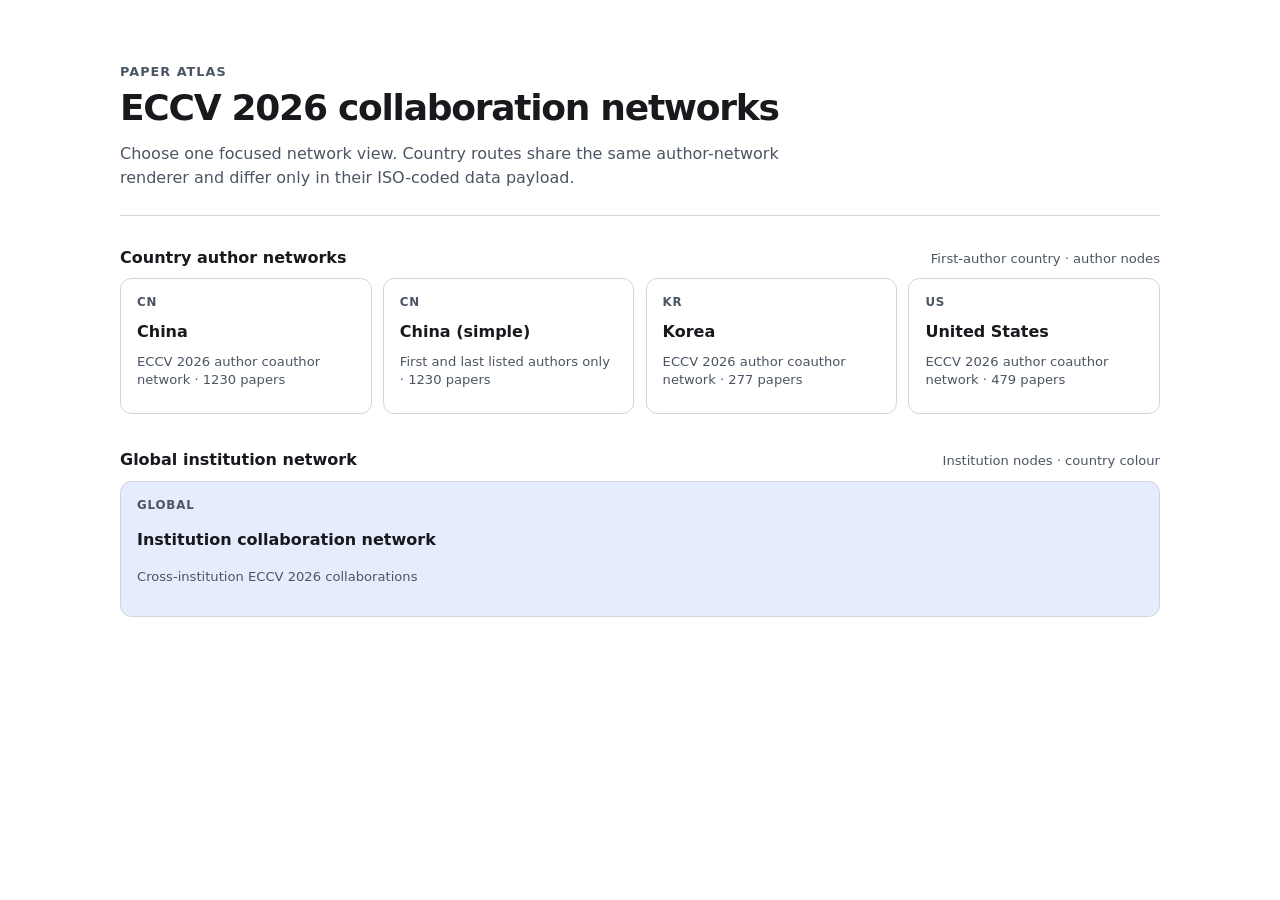
<file: src/paper-atlas/public/index.html>
<!doctype html>
<html lang="en">
<head>
  <meta charset="utf-8">
  <meta name="viewport" content="width=device-width, initial-scale=1">
  <meta name="description" content="Paper Atlas network routes.">
  <title>Paper Atlas</title>
  <link rel="stylesheet" href="./assets/directory.css">
</head>
<body>
  <main class="atlas-directory">
    <header>
      <p class="atlas-kicker">Paper Atlas</p>
      <h1>ECCV 2026 collaboration networks</h1>
      <p class="atlas-summary">Choose one focused network view. Country routes share the same author-network renderer and differ only in their ISO-coded data payload.</p>
    </header>
    <section aria-labelledby="country-networks-title">
      <div class="section-heading">
        <h2 id="country-networks-title">Country author networks</h2>
        <p>First-author country · author nodes</p>
      </div>
      <div class="route-grid" id="country-directory" aria-live="polite">
        <p class="directory-status">Loading published country routes…</p>
      </div>
    </section>
    <section aria-labelledby="global-network-title">
      <div class="section-heading">
        <h2 id="global-network-title">Global institution network</h2>
        <p>Institution nodes · country colour</p>
      </div>
      <div class="route-grid">
        <a class="route-item route-item-global" href="./world.html">
          <span class="route-code">GLOBAL</span>
          <strong>Institution collaboration network</strong>
          <span>Cross-institution ECCV 2026 collaborations</span>
        </a>
      </div>
    </section>
  </main>
  <script type="module" src="./assets/country-directory.js?version=country-directory-2"></script>
</body>
</html>
</file>
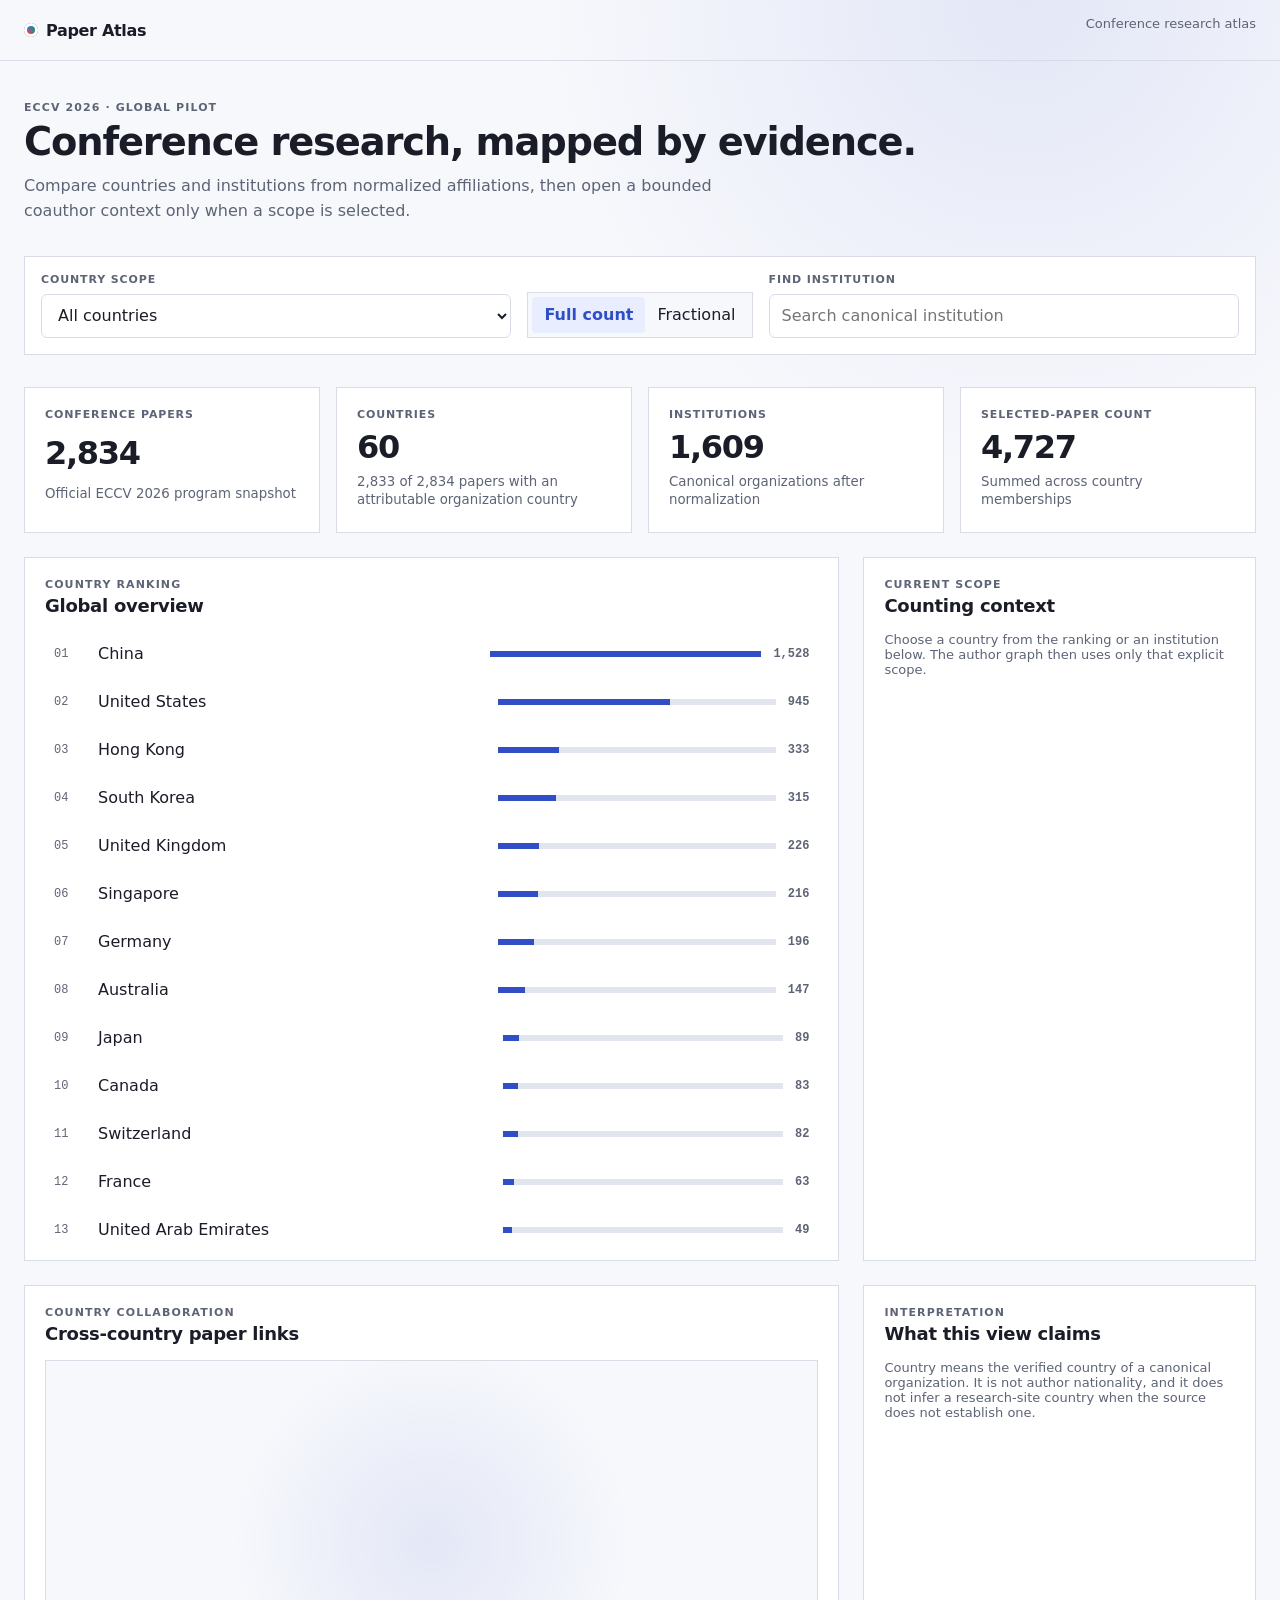
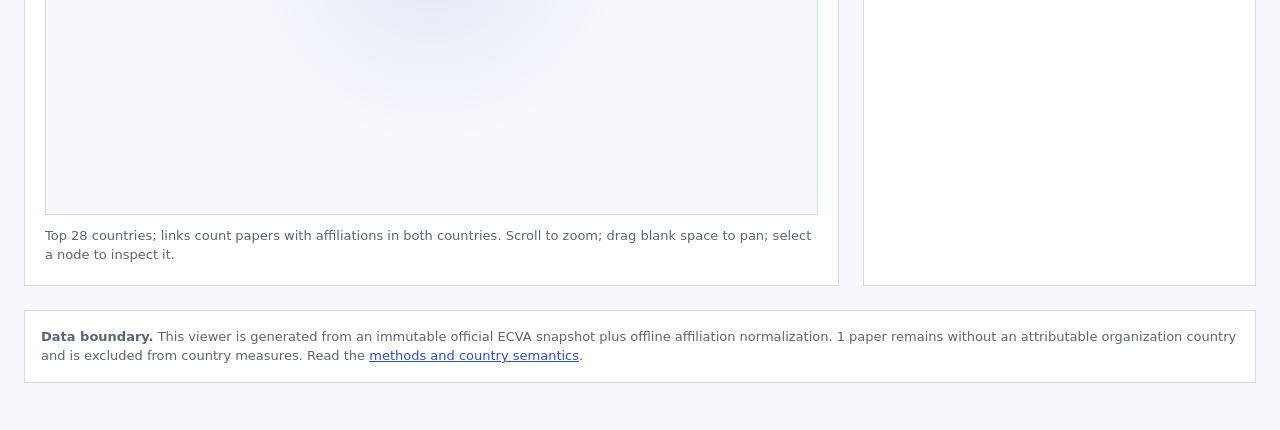
<file: src/viewer/public/index.html>
<!doctype html>
<html lang="en">
  <head>
    <meta charset="utf-8">
    <meta name="viewport" content="width=device-width, initial-scale=1">
    <meta name="description" content="Evidence-aware exploration of conference papers, affiliations, countries, and collaborations.">
    <title>Paper Atlas · ECCV 2026</title>
    <link rel="stylesheet" href="assets/atlas.css">
  </head>
  <body>
    <a class="skip-link" href="#main">Skip to explorer</a>
    <header class="site-header">
      <a class="brand" href="index.html" aria-label="Paper Atlas home"><span class="brand-mark" aria-hidden="true"></span>Paper Atlas</a>
      <p class="header-note">Conference research atlas</p>
    </header>
    <main id="main" class="page-shell" tabindex="-1">
      <div id="app" class="loading-state" role="status">Loading verified atlas data…</div>
    </main>
    <script type="module" src="assets/atlas-app.js"></script>
  </body>
</html>
</file>
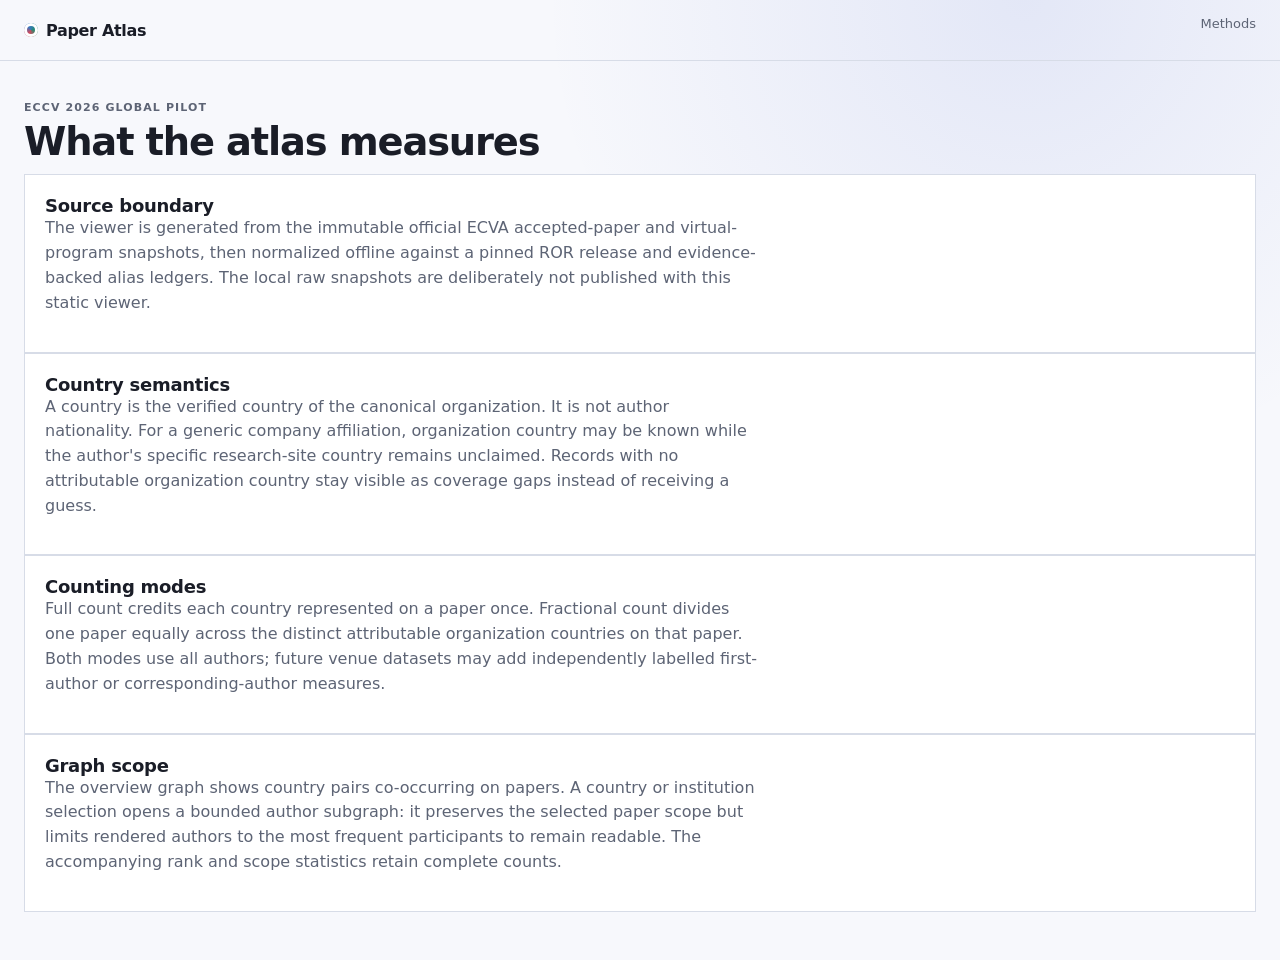
<file: src/viewer/public/methods.html>
<!doctype html>
<html lang="en">
  <head>
    <meta charset="utf-8">
    <meta name="viewport" content="width=device-width, initial-scale=1">
    <title>Paper Atlas · Methods</title>
    <link rel="stylesheet" href="assets/atlas.css">
  </head>
  <body>
    <header class="site-header"><a class="brand" href="index.html"><span class="brand-mark" aria-hidden="true"></span>Paper Atlas</a><p class="header-note">Methods</p></header>
    <main class="page-shell" aria-labelledby="methods-title">
      <p class="eyebrow">ECCV 2026 global pilot</p>
      <h1 id="methods-title">What the atlas measures</h1>
      <section class="panel"><h2>Source boundary</h2><p class="lede">The viewer is generated from the immutable official ECVA accepted-paper and virtual-program snapshots, then normalized offline against a pinned ROR release and evidence-backed alias ledgers. The local raw snapshots are deliberately not published with this static viewer.</p></section>
      <section class="panel"><h2>Country semantics</h2><p class="lede">A country is the verified country of the canonical organization. It is not author nationality. For a generic company affiliation, organization country may be known while the author's specific research-site country remains unclaimed. Records with no attributable organization country stay visible as coverage gaps instead of receiving a guess.</p></section>
      <section class="panel"><h2>Counting modes</h2><p class="lede">Full count credits each country represented on a paper once. Fractional count divides one paper equally across the distinct attributable organization countries on that paper. Both modes use all authors; future venue datasets may add independently labelled first-author or corresponding-author measures.</p></section>
      <section class="panel"><h2>Graph scope</h2><p class="lede">The overview graph shows country pairs co-occurring on papers. A country or institution selection opens a bounded author subgraph: it preserves the selected paper scope but limits rendered authors to the most frequent participants to remain readable. The accompanying rank and scope statistics retain complete counts.</p></section>
    </main>
  </body>
</html>
</file>
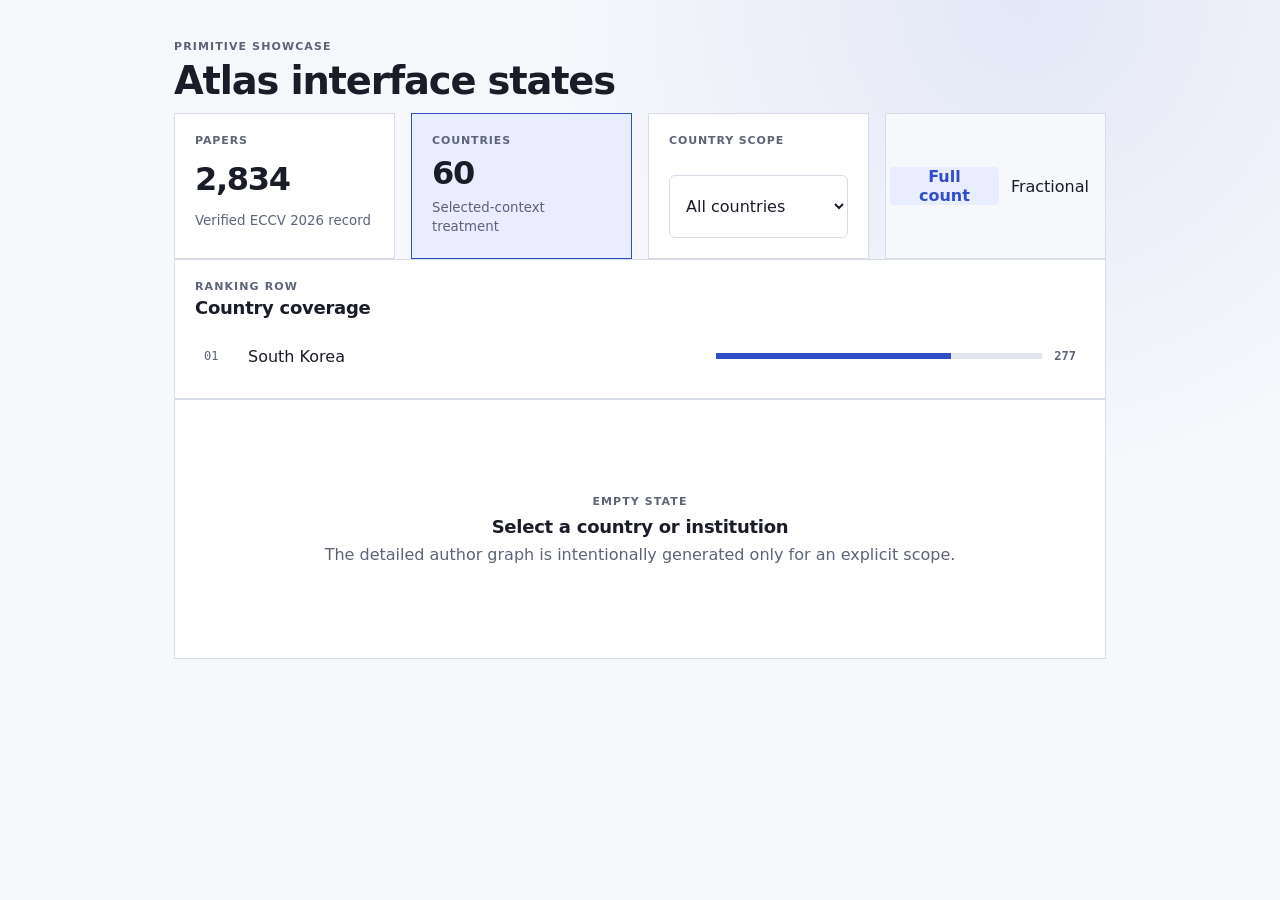
<file: src/viewer/public/showcase.html>
<!doctype html>
<html lang="en">
  <head>
    <meta charset="utf-8">
    <meta name="viewport" content="width=device-width, initial-scale=1">
    <title>Paper Atlas · Primitive showcase</title>
    <link rel="stylesheet" href="assets/atlas.css">
  </head>
  <body>
    <main class="page-shell showcase" aria-labelledby="showcase-title">
      <p class="eyebrow">Primitive showcase</p>
      <h1 id="showcase-title">Atlas interface states</h1>
      <section class="showcase-grid" aria-label="Controls and metric cards">
        <article class="metric-card"><span class="metric-label">Papers</span><strong>2,834</strong><small>Verified ECCV 2026 record</small></article>
        <article class="metric-card is-selected"><span class="metric-label">Countries</span><strong>60</strong><small>Selected-context treatment</small></article>
        <div class="control-card"><label for="demo-select">Country scope</label><select id="demo-select"><option>All countries</option><option>South Korea</option></select></div>
        <div class="segmented" role="group" aria-label="Counting mode"><button type="button" class="is-active">Full count</button><button type="button">Fractional</button></div>
      </section>
      <section class="panel"><div class="panel-heading"><div><p class="eyebrow">Ranking row</p><h2>Country coverage</h2></div></div><button type="button" class="ranking-row"><span class="rank">01</span><span class="ranking-name">South Korea</span><span class="bar-track"><span class="bar-fill" style="--bar-width: 72%"></span></span><strong>277</strong></button></section>
      <section class="empty-state"><p class="eyebrow">Empty state</p><h2>Select a country or institution</h2><p>The detailed author graph is intentionally generated only for an explicit scope.</p></section>
    </main>
  </body>
</html>
</file>
<file: src/paper-atlas/public/assets/directory.css>
:root { color-scheme: light dark; }
body {
  --directory-foreground: light-dark(#17191d, #f3f4f6);
  --directory-background: light-dark(#ffffff, #121212);
  --directory-muted: light-dark(#4b5563, #c2c7d0);
  --directory-border: light-dark(#d2d6dc, #363b43);
  --directory-card: light-dark(#ffffff, #17191d);
  background: var(--directory-background);
  color: var(--directory-foreground);
  font-family: var(--font-sans, system-ui, sans-serif);
  margin: 0;
}
* { box-sizing: border-box; }
.atlas-directory { margin: 0 auto; max-width: 70rem; padding: clamp(1.5rem, 5vw, 4.5rem) clamp(1rem, 4vw, 2.5rem) 4rem; }
.atlas-directory header { border-bottom: 1px solid var(--directory-border); margin-bottom: 2rem; padding-bottom: 1.5rem; }
.atlas-kicker { color: var(--directory-muted); font-size: .8rem; font-weight: 650; letter-spacing: .08em; margin: 0 0 .5rem; text-transform: uppercase; }
h1 { font-size: clamp(1.55rem, 3vw, 2.25rem); letter-spacing: -.035em; margin: 0; }
.atlas-summary { color: var(--directory-muted); line-height: 1.55; margin: .85rem 0 0; max-width: 43rem; }
section + section { margin-top: 2.25rem; }
.section-heading { align-items: baseline; display: flex; flex-wrap: wrap; gap: .35rem 1rem; justify-content: space-between; margin-bottom: .7rem; }
h2 { font-size: 1rem; margin: 0; }
.section-heading p { color: var(--directory-muted); font-size: .82rem; margin: 0; }
.route-grid { display: grid; gap: .7rem; grid-template-columns: repeat(auto-fit, minmax(15rem, 1fr)); }
.route-item { background: var(--directory-card); border: 1px solid var(--directory-border); border-radius: .7rem; color: inherit; display: grid; gap: .3rem; min-height: 8.5rem; padding: 1rem; text-decoration: none; transition: background-color 120ms ease-out, border-color 120ms ease-out, transform 120ms ease-out; }
.route-item:hover { border-color: var(--directory-foreground); transform: translateY(-2px); }
.route-item:focus-visible { outline: 3px solid light-dark(#2563eb, #60a5fa); outline-offset: 3px; }
.route-code { color: var(--directory-muted); font-size: .74rem; font-weight: 650; letter-spacing: .07em; }
.route-item strong { font-size: 1rem; }
.route-item > span:last-child { color: var(--directory-muted); font-size: .82rem; line-height: 1.4; }
.route-item-global { background: color-mix(in srgb, var(--directory-card) 88%, light-dark(#2563eb, #60a5fa)); }
.directory-status, .directory-error { color: var(--directory-muted); font-size: .9rem; margin: .2rem 0; }
.directory-error { color: light-dark(#b42318, #ff8d88); }
</file>
<file: src/viewer/public/assets/atlas.css>
:root {
  color-scheme: light dark;
  --atlas-canvas: #f7f8fc;
  --atlas-surface: #ffffff;
  --atlas-raised: #ffffff;
  --atlas-foreground: #1a1d27;
  --atlas-muted: #5d6475;
  --atlas-border: #d7dce7;
  --atlas-accent: #304fc7;
  --atlas-accent-soft: #e8edff;
  --atlas-country-1: #d1495b;
  --atlas-country-2: #e77c32;
  --atlas-country-3: #c9a227;
  --atlas-country-4: #268c71;
  --atlas-country-5: #3778c2;
  --atlas-country-6: #6a5acd;
  --atlas-country-7: #a54ba5;
  --atlas-country-8: #657083;
  --space-1: 4px;
  --space-2: 8px;
  --space-3: 12px;
  --space-4: 16px;
  --space-5: 20px;
  --space-6: 24px;
  --space-8: 32px;
  --space-10: 40px;
  --space-12: 48px;
  --shadow-raised: 0 10px 24px rgb(31 38 61 / 10%);
  font-family: ui-sans-serif, system-ui, -apple-system, BlinkMacSystemFont, "Segoe UI", sans-serif;
  background: var(--atlas-canvas);
  color: var(--atlas-foreground);
}

@media (prefers-color-scheme: dark) {
  :root {
    --atlas-canvas: #101217;
    --atlas-surface: #181b22;
    --atlas-raised: #222631;
    --atlas-foreground: #f3f5fa;
    --atlas-muted: #b7becc;
    --atlas-border: #343a49;
    --atlas-accent: #96aaff;
    --atlas-accent-soft: #26365c;
    --shadow-raised: 0 12px 28px rgb(0 0 0 / 24%);
  }
}

* { box-sizing: border-box; }
html { background: var(--atlas-canvas); }
body { min-block-size: 100dvb; margin: 0; background: radial-gradient(circle at 80% 0%, color-mix(in srgb, var(--atlas-accent) 10%, transparent), transparent 30rem), var(--atlas-canvas); }
button, input, select { font: inherit; }
button { color: inherit; }
.skip-link { position: absolute; inset-inline-start: var(--space-4); inset-block-start: -100px; background: var(--atlas-foreground); color: var(--atlas-surface); padding: var(--space-3); z-index: 10; }
.skip-link:focus { inset-block-start: var(--space-4); }
.site-header { display: flex; align-items: center; justify-content: space-between; gap: var(--space-4); max-inline-size: 1440px; margin: 0 auto; padding: var(--space-4) var(--space-6); border-block-end: 1px solid var(--atlas-border); }
.brand { color: var(--atlas-foreground); display: inline-flex; align-items: center; gap: var(--space-2); font-size: 1rem; font-weight: 750; letter-spacing: -0.02em; text-decoration: none; }
.brand-mark { inline-size: 14px; block-size: 14px; background: conic-gradient(from 210deg, var(--atlas-country-1), var(--atlas-country-5), var(--atlas-country-4), var(--atlas-country-1)); border-radius: 50%; box-shadow: inset 0 0 0 3px var(--atlas-surface); }
.header-note, .muted { color: var(--atlas-muted); font-size: 0.8125rem; }
.page-shell { max-inline-size: 1440px; margin: 0 auto; padding: var(--space-10) var(--space-6) var(--space-12); }
.loading-state { color: var(--atlas-muted); min-block-size: 40dvb; display: grid; place-items: center; }
.eyebrow { color: var(--atlas-muted); font-size: 0.6875rem; font-weight: 750; letter-spacing: 0.1em; margin: 0 0 var(--space-2); text-transform: uppercase; }
h1, h2, h3, p { margin-block-start: 0; }
h1 { font-size: clamp(1.75rem, 3vw, 2.75rem); letter-spacing: -0.03em; line-height: 1.05; margin-block-end: var(--space-3); }
h2 { font-size: 1.125rem; letter-spacing: -0.015em; margin-block-end: 0; }
h3 { font-size: 0.9375rem; margin-block-end: var(--space-1); }
.lede { color: var(--atlas-muted); max-inline-size: 70ch; line-height: 1.55; }
.scope-bar, .panel, .metric-card, .control-card, .empty-state, .provenance { background: var(--atlas-surface); border: 1px solid var(--atlas-border); }
.scope-bar { display: grid; gap: var(--space-4); grid-template-columns: minmax(min(16rem, 100%), 1fr) auto minmax(min(14rem, 100%), 1fr); margin-block: var(--space-8); padding: var(--space-4); }
.control-card { border: 0; display: grid; gap: var(--space-2); min-inline-size: 0; }
label, .metric-label { color: var(--atlas-muted); font-size: 0.6875rem; font-weight: 750; letter-spacing: 0.08em; text-transform: uppercase; }
select, input { background: var(--atlas-raised); border: 1px solid var(--atlas-border); border-radius: 6px; color: var(--atlas-foreground); min-block-size: 44px; padding: 0 var(--space-3); }
.segmented { align-self: end; background: var(--atlas-canvas); border: 1px solid var(--atlas-border); display: inline-flex; padding: var(--space-1); }
.segmented button { background: transparent; border: 0; border-radius: 4px; cursor: pointer; min-block-size: 36px; padding: 0 var(--space-3); }
.segmented button.is-active { background: var(--atlas-accent-soft); color: var(--atlas-accent); font-weight: 750; }
.metrics-grid, .showcase-grid { display: grid; gap: var(--space-4); grid-template-columns: repeat(auto-fit, minmax(min(13rem, 100%), 1fr)); }
.metric-card { display: grid; gap: var(--space-2); min-block-size: 146px; padding: var(--space-5); }
.metric-card.is-selected { background: var(--atlas-accent-soft); border-color: var(--atlas-accent); }
.metric-card strong { font-size: 2rem; font-variant-numeric: tabular-nums; letter-spacing: -0.04em; line-height: 1; }
.metric-card small { color: var(--atlas-muted); line-height: 1.4; }
.content-grid { display: grid; gap: var(--space-6); grid-template-columns: minmax(0, 1.35fr) minmax(18rem, 0.65fr); margin-block-start: var(--space-6); }
.panel { min-inline-size: 0; padding: var(--space-5); }
.panel-heading { align-items: flex-start; display: flex; gap: var(--space-4); justify-content: space-between; margin-block-end: var(--space-4); }
.panel-heading p { margin-block-end: var(--space-1); }
.ranking-list { display: grid; gap: var(--space-1); max-block-size: 38rem; overflow: auto; }
.ranking-row { align-items: center; background: transparent; border: 1px solid transparent; cursor: pointer; display: grid; gap: var(--space-3); grid-template-columns: 2rem minmax(8rem, 1.4fr) minmax(4rem, 1fr) auto; min-block-size: 44px; padding: var(--space-2); text-align: start; width: 100%; }
.ranking-row:hover { background: color-mix(in srgb, var(--atlas-accent-soft) 60%, transparent); }
.ranking-row[aria-pressed="true"] { background: var(--atlas-accent-soft); border-color: var(--atlas-accent); }
.rank, .ranking-row strong { color: var(--atlas-muted); font-family: ui-monospace, "SFMono-Regular", Menlo, Consolas, monospace; font-size: 0.75rem; font-variant-numeric: tabular-nums; }
.ranking-name { min-inline-size: 0; overflow-wrap: anywhere; }
.bar-track { background: color-mix(in srgb, var(--atlas-border) 75%, transparent); block-size: 6px; overflow: hidden; }
.bar-fill { background: var(--atlas-accent); block-size: 100%; display: block; inline-size: var(--bar-width); }
.atlas-canvas { background: radial-gradient(circle at 50% 40%, color-mix(in srgb, var(--atlas-accent) 10%, transparent), transparent 42%), var(--atlas-canvas); border: 1px solid var(--atlas-border); display: block; inline-size: 100%; min-block-size: 320px; touch-action: none; }
.canvas-note { color: var(--atlas-muted); font-size: 0.8125rem; line-height: 1.45; margin: var(--space-3) 0 0; }
.details { display: grid; gap: var(--space-3); }
.detail-line { border-block-end: 1px solid var(--atlas-border); display: flex; gap: var(--space-3); justify-content: space-between; padding-block-end: var(--space-2); }
.detail-line span { color: var(--atlas-muted); }
.empty-state { display: grid; gap: var(--space-2); min-block-size: 260px; padding: var(--space-8); place-content: center; text-align: center; }
.empty-state p { color: var(--atlas-muted); margin-block-end: 0; }
.provenance { color: var(--atlas-muted); font-size: 0.8125rem; line-height: 1.5; margin-block-start: var(--space-6); padding: var(--space-4); }
.provenance a { color: var(--atlas-accent); }
.author-detail { background: var(--atlas-raised); border: 1px solid var(--atlas-border); box-shadow: var(--shadow-raised); display: grid; gap: var(--space-2); padding: var(--space-4); }
.author-detail[hidden] { display: none; }
.showcase { max-inline-size: 980px; }
.showcase .control-card { background: var(--atlas-surface); border: 1px solid var(--atlas-border); padding: var(--space-5); }
.showcase .segmented { align-self: stretch; align-items: center; justify-content: center; }
button:focus-visible, input:focus-visible, select:focus-visible, a:focus-visible { outline: 3px solid var(--atlas-accent); outline-offset: 2px; }
@media (prefers-reduced-motion: no-preference) {
  .metric-card, .ranking-row, .segmented button, .bar-fill { transition: background-color 160ms ease-out, border-color 160ms ease-out, color 160ms ease-out, opacity 180ms ease-out, transform 160ms ease-out; }
  .ranking-row:active { transform: scale(0.995); }
}
@media (max-width: 900px) { .scope-bar, .content-grid { grid-template-columns: 1fr; } .segmented { justify-self: start; } }
@media (max-width: 640px) { .site-header, .page-shell { padding-inline: var(--space-4); } .page-shell { padding-block-start: var(--space-8); } .header-note { display: none; } .ranking-row { gap: var(--space-2); grid-template-columns: 1.75rem minmax(7rem, 1fr) minmax(3rem, 0.7fr) auto; } .panel { padding: var(--space-4); } }
</file>
